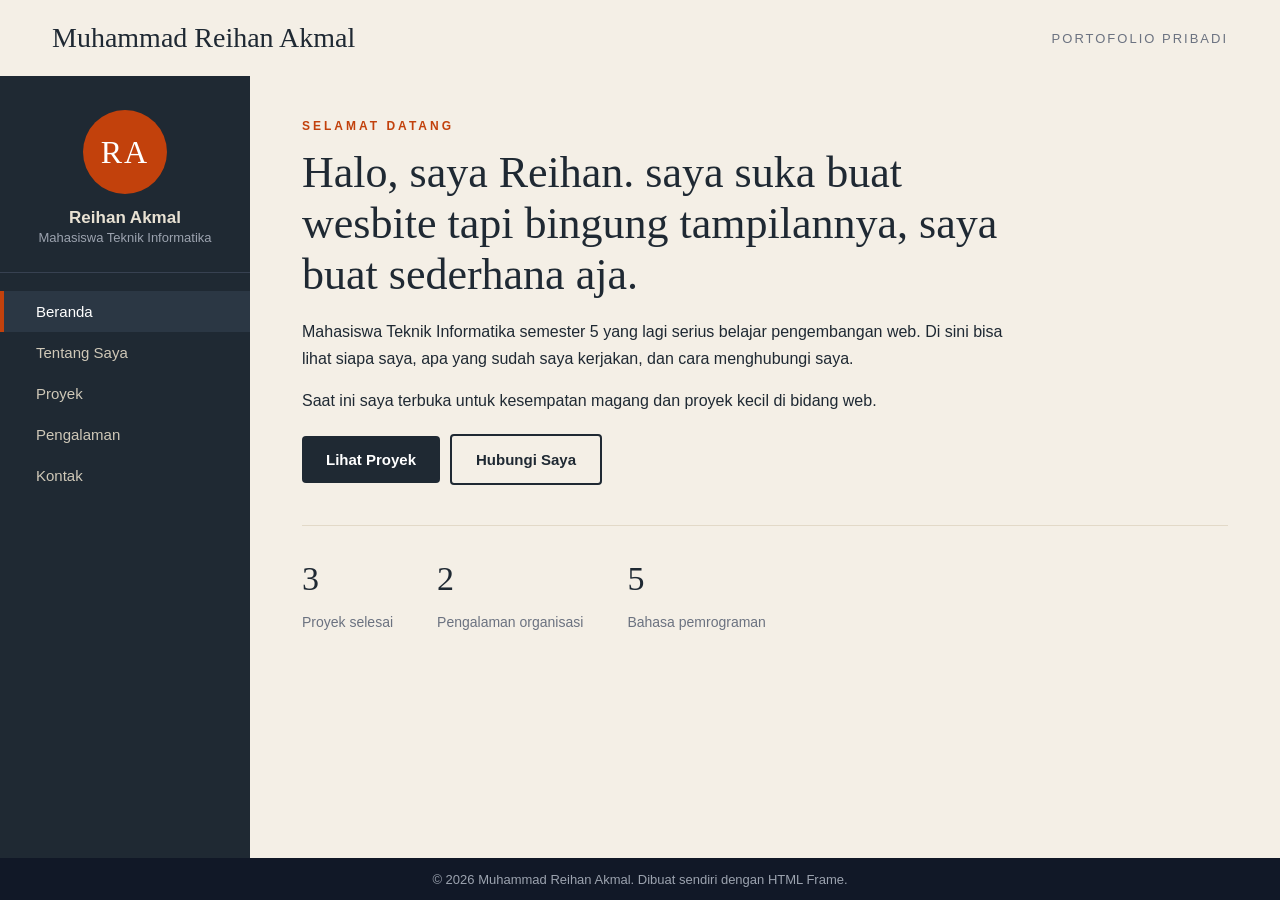
<file: index.html>
<!DOCTYPE html>
<html lang="id">
<head>
<meta charset="UTF-8">
<title>Muhammad Reihan Akmal - Website Pribadi</title>
</head>
<frameset rows="76,*,42" border="0" frameborder="0" framespacing="0">
  <frame src="header.html" name="header" scrolling="no" noresize>
  <frameset cols="250,*" border="0" frameborder="0" framespacing="0">
    <frame src="menu.html" name="menu" scrolling="no" noresize>
    <frame src="beranda.html" name="isi">
  </frameset>
  <frame src="footer.html" name="footer" scrolling="no" noresize>
  <noframes><body>Browser Anda tidak mendukung frame.</body></noframes>
</frameset>
</html>
</file>
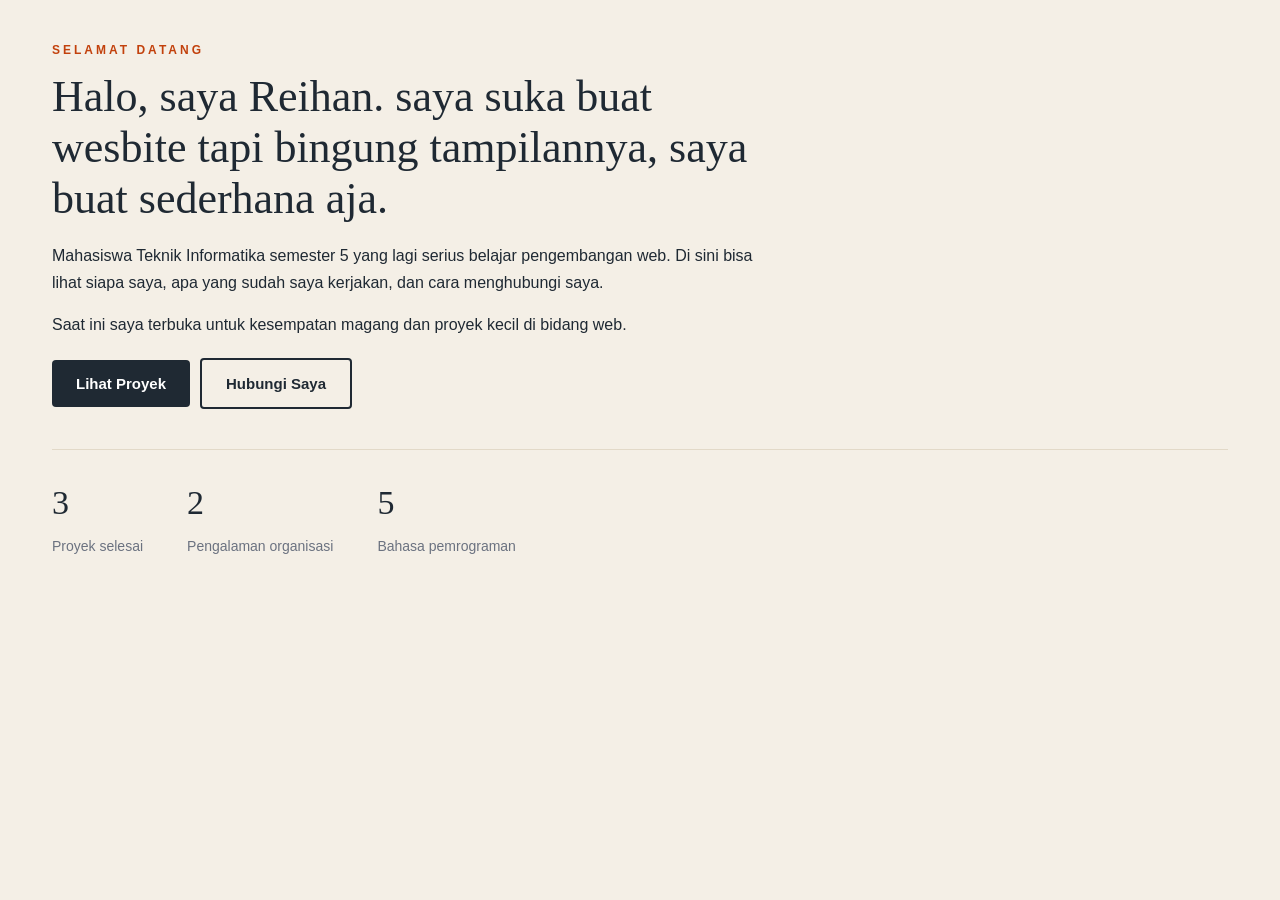
<file: beranda.html>
<!DOCTYPE html><html><head><meta charset="UTF-8"><link rel="stylesheet" href="style.css"></head>
<body>
<p class="label">Selamat datang</p>
<h1>Halo, saya Reihan. saya suka buat wesbite tapi bingung tampilannya, saya buat sederhana aja.</h1>
<p>Mahasiswa Teknik Informatika semester 5 yang lagi serius belajar pengembangan web. Di sini  bisa lihat siapa saya, apa yang sudah saya kerjakan, dan cara menghubungi saya.</p>
<p>Saat ini saya terbuka untuk kesempatan magang dan proyek kecil di bidang web.</p>
<a class="btn utama" href="proyek.html">Lihat Proyek</a><a class="btn garis" href="kontak.html">Hubungi Saya</a>
<div class="stats">
<div><b>3</b><span>Proyek selesai</span></div>
<div><b>2</b><span>Pengalaman organisasi</span></div>
<div><b>5</b><span>Bahasa pemrograman</span></div>
</div>
</body></html>
</file>
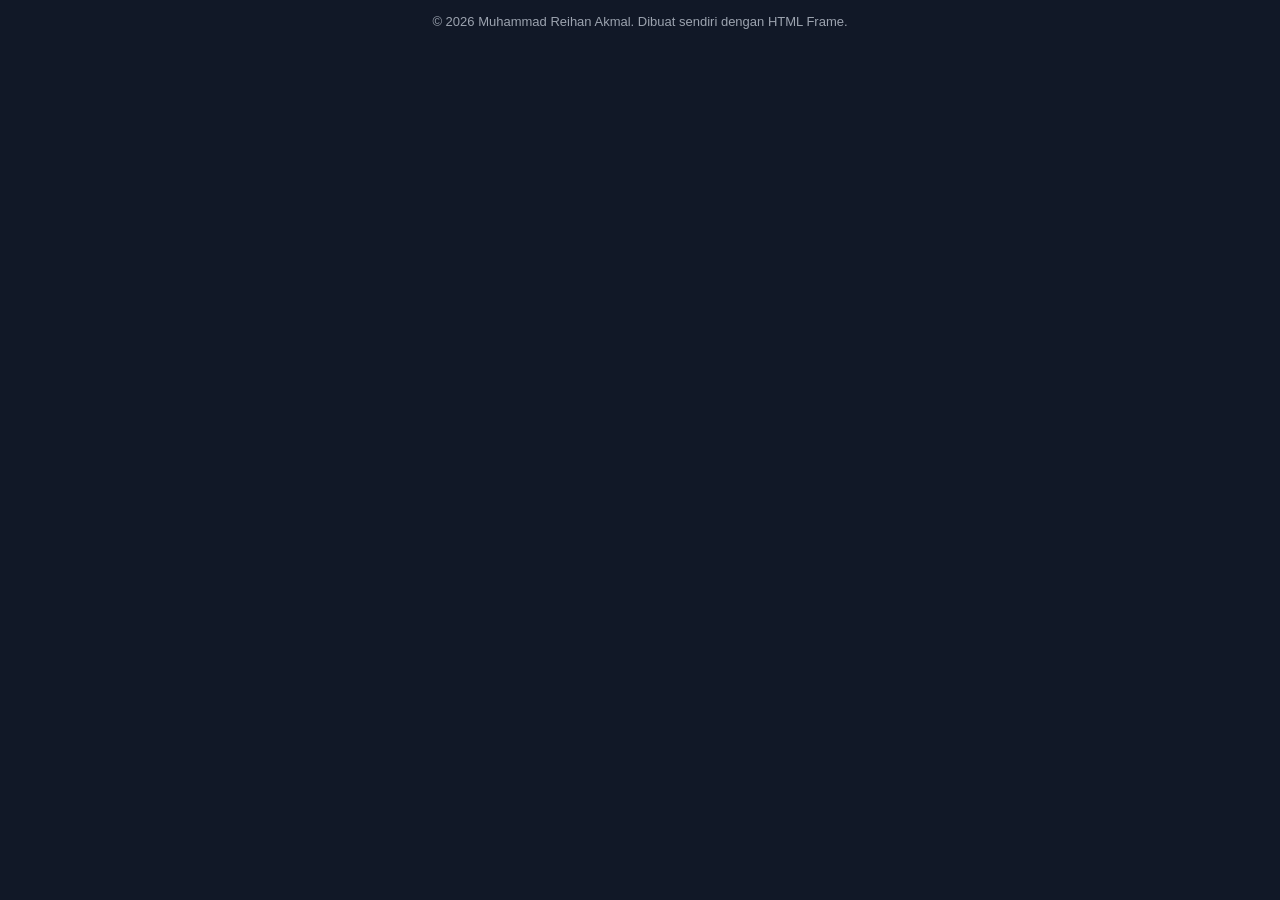
<file: footer.html>
<!DOCTYPE html><html><head><meta charset="UTF-8">
<style>body{margin:0;height:42px;background:#111827;color:#9ca3af;font-family:'Segoe UI',Arial,sans-serif;font-size:13px;display:flex;align-items:center;justify-content:center}</style></head>
<body>&copy; 2026 Muhammad Reihan Akmal. Dibuat sendiri dengan HTML Frame.</body></html>
</file>
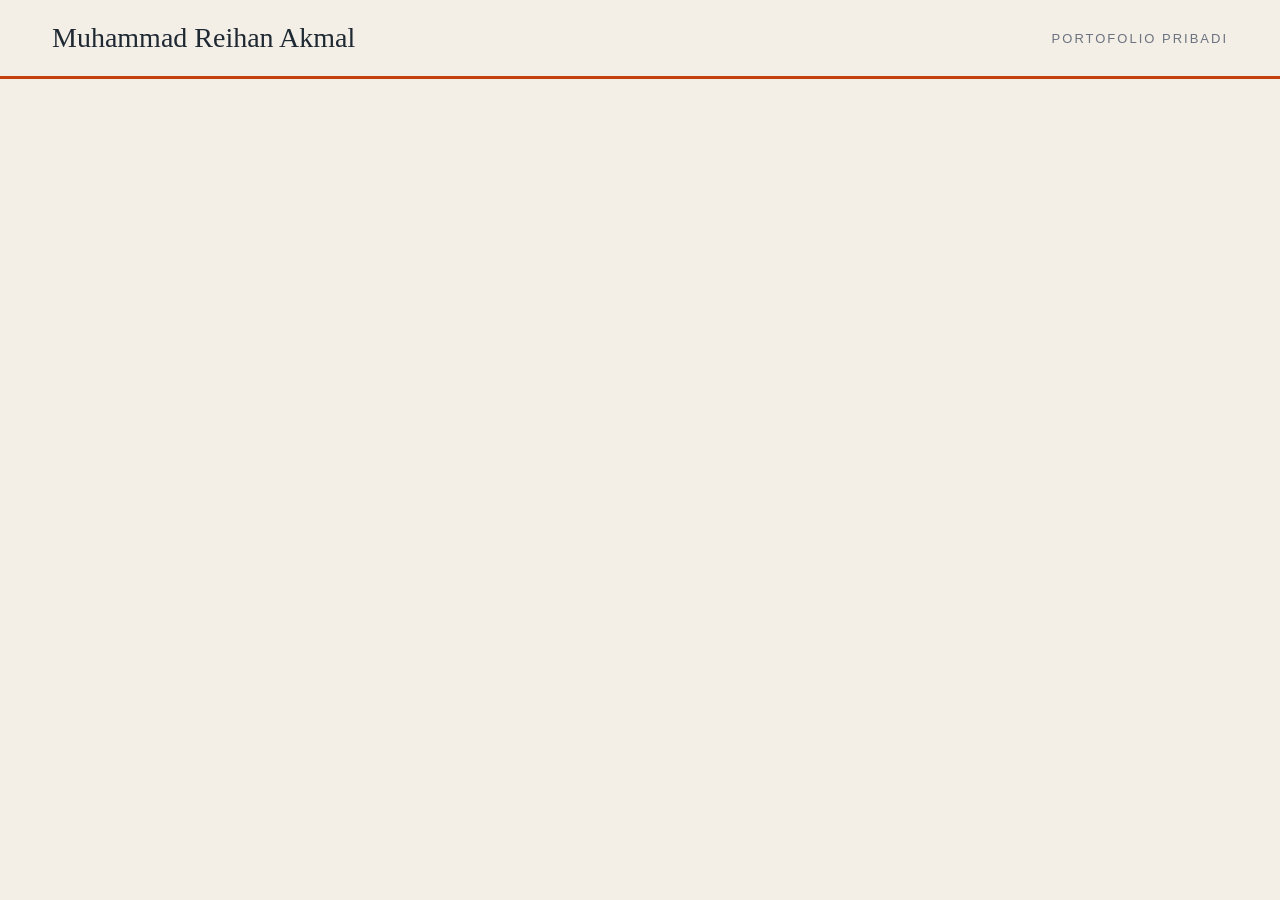
<file: header.html>
<!DOCTYPE html><html><head><meta charset="UTF-8">
<style>body{margin:0;height:76px;background:#f4efe6;border-bottom:3px solid #c2410c;font-family:'Segoe UI',Arial,sans-serif;display:flex;align-items:center;justify-content:space-between;padding:0 52px;color:#1f2933}
h1{margin:0;font-family:Georgia,serif;font-size:28px;font-weight:normal}
span{font-size:13px;letter-spacing:2px;text-transform:uppercase;color:#6b7280}</style></head>
<body><h1>Muhammad Reihan Akmal</h1><span>Portofolio Pribadi</span></body></html>
</file>
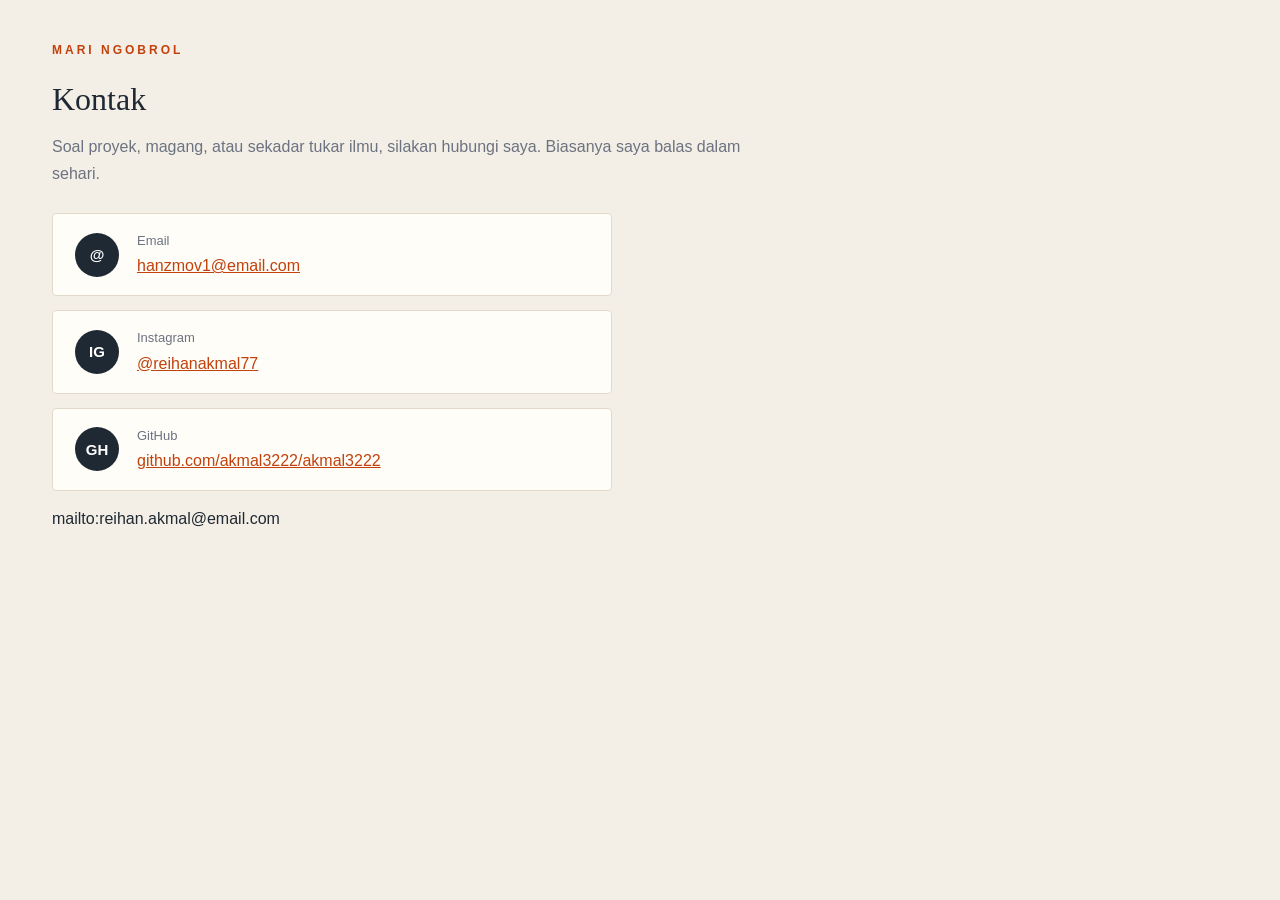
<file: kontak.html>
<!DOCTYPE html><html><head><meta charset="UTF-8"><link rel="stylesheet" href="style.css"></head>
<body>
<p class="label">Mari ngobrol</p><h2>Kontak</h2>
<p class="sub">Soal proyek, magang, atau sekadar tukar ilmu, silakan hubungi saya. Biasanya saya balas dalam sehari.</p>
<div class="kontak"><i>@</i><div><span>Email</span><a href="mailto:reihan.akmal@email.com">hanzmov1@email.com</a></div></div>
<div class="kontak">
    <i>IG</i>
    <div>
        <span>Instagram</span>
        <a href="https://instagram.com/reihanakmal77" target="_blank">@reihanakmal77</a>
    </div>
</div>
<div class="kontak">
    <i>GH</i>
    <div>
        <span>GitHub</span>
        <a href="https://github.com/akmal3222/akmal3222" target="_blank">
            github.com/akmal3222/akmal3222
        </a>
    </div>
</div>
</body></html>
mailto:reihan.akmal@email.com
</file>
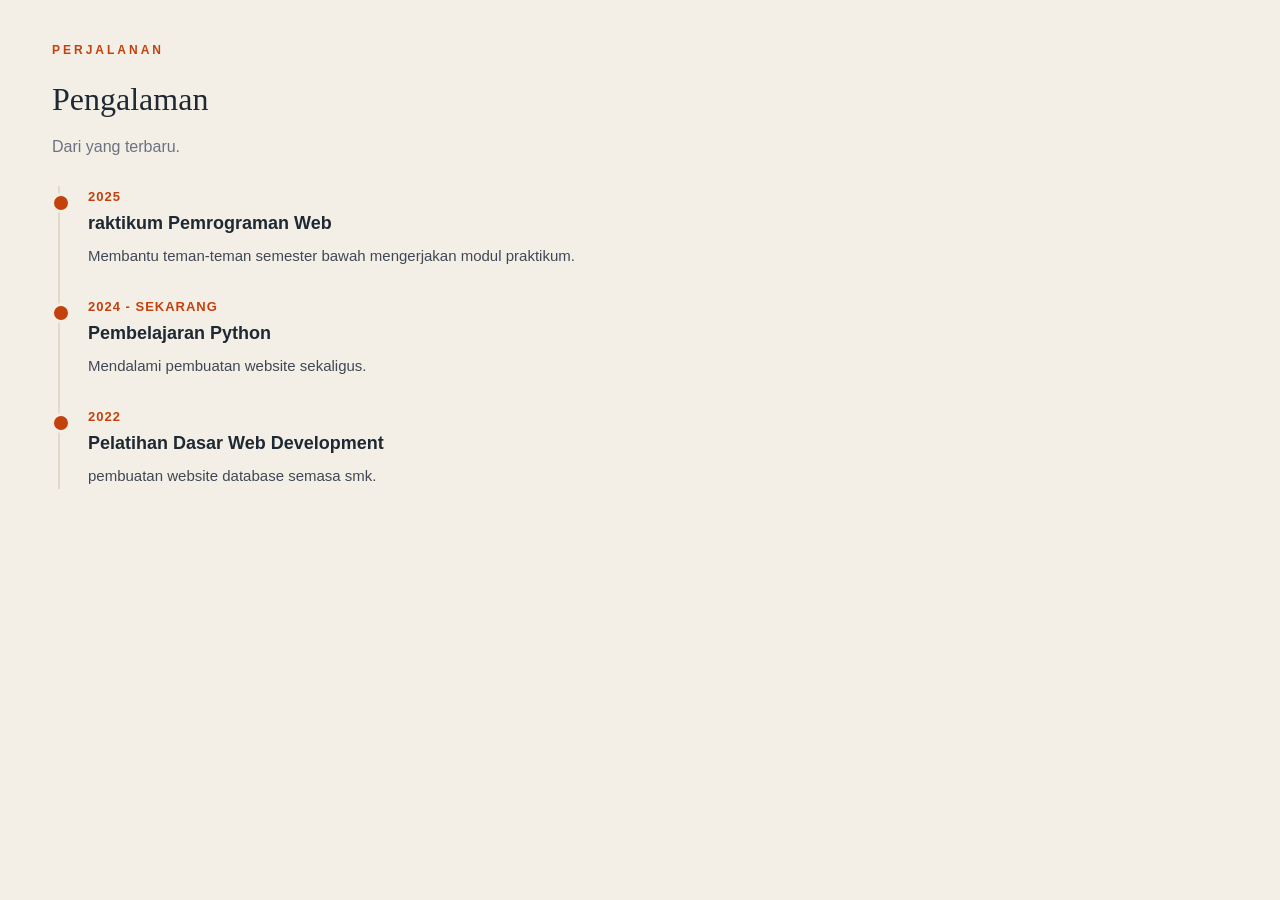
<file: pengalaman.html>
<!DOCTYPE html><html><head><meta charset="UTF-8"><link rel="stylesheet" href="style.css"></head>
<body>
<p class="label">Perjalanan</p><h2>Pengalaman</h2>
<p class="sub">Dari yang terbaru.</p>
<div class="tl">
<div class="item"><div class="th">2025</div><h3>raktikum Pemrograman Web</h3><p>Membantu teman-teman semester bawah mengerjakan modul praktikum.</p></div>
<div class="item"><div class="th">2024 - SEKARANG</div><h3>Pembelajaran Python</h3><p>Mendalami pembuatan website sekaligus.</p></div>
<div class="item"><div class="th">2022</div><h3>Pelatihan Dasar Web Development</h3><p>pembuatan website database semasa smk.</p></div>
</div>
</body></html>
</file>
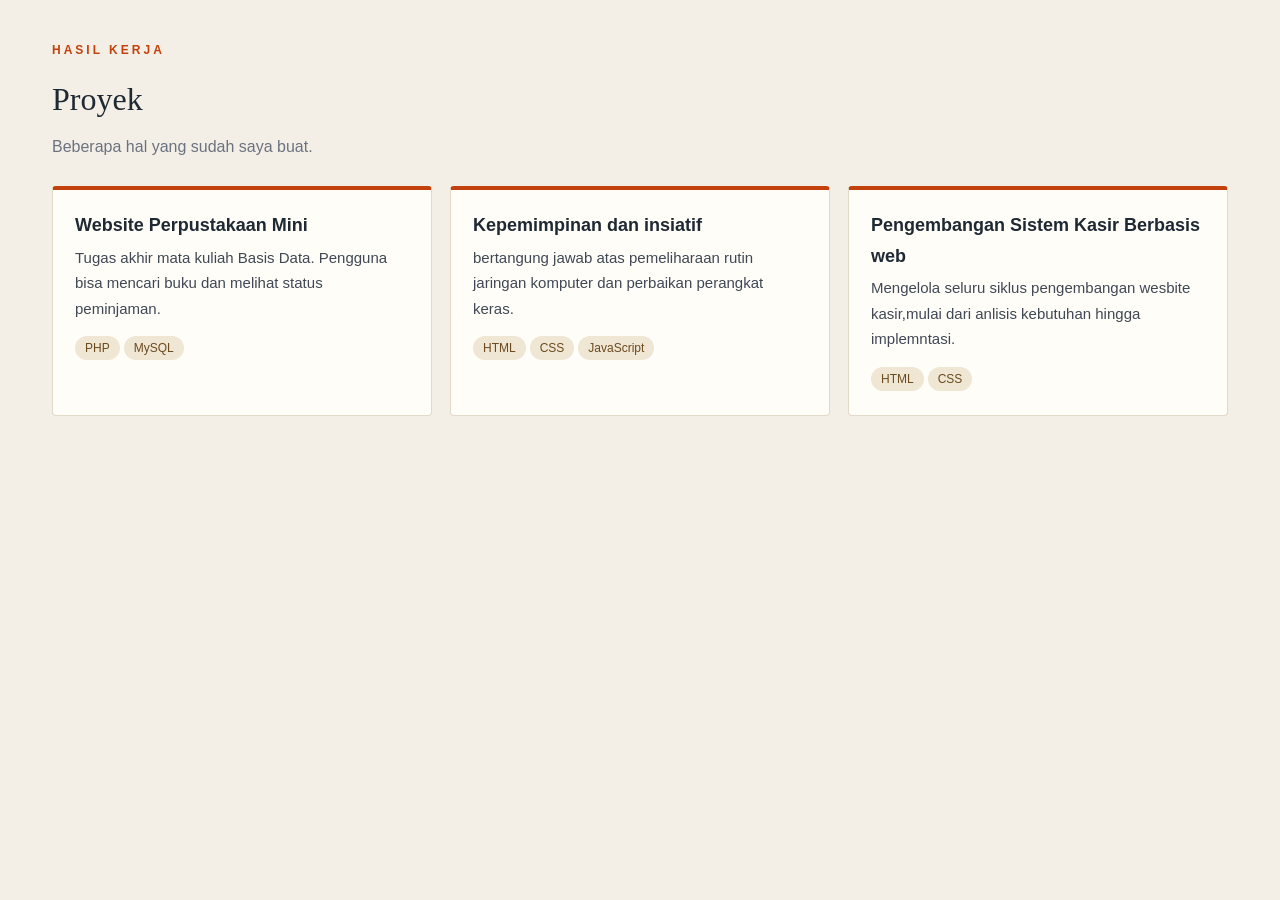
<file: proyek.html>
<!DOCTYPE html><html><head><meta charset="UTF-8"><link rel="stylesheet" href="style.css"></head>
<body>
<p class="label">Hasil kerja</p><h2>Proyek</h2>
<p class="sub">Beberapa hal yang sudah saya buat.</p>
<div class="grid">
<div class="card"><h3>Website Perpustakaan Mini</h3><p>Tugas akhir mata kuliah Basis Data. Pengguna bisa mencari buku dan melihat status peminjaman.</p><span class="tag">PHP</span><span class="tag">MySQL</span></div>
<div class="card"><h3>Kepemimpinan dan insiatif</h3><p>bertangung jawab atas pemeliharaan rutin jaringan komputer dan perbaikan perangkat keras.</p><span class="tag">HTML</span><span class="tag">CSS</span><span class="tag">JavaScript</span></div>
<div class="card"><h3>Pengembangan Sistem Kasir Berbasis web</h3><p>Mengelola seluru siklus pengembangan wesbite kasir,mulai dari anlisis kebutuhan hingga implemntasi.</p><span class="tag">HTML</span><span class="tag">CSS</span></div>
</div>
</body></html>
</file>
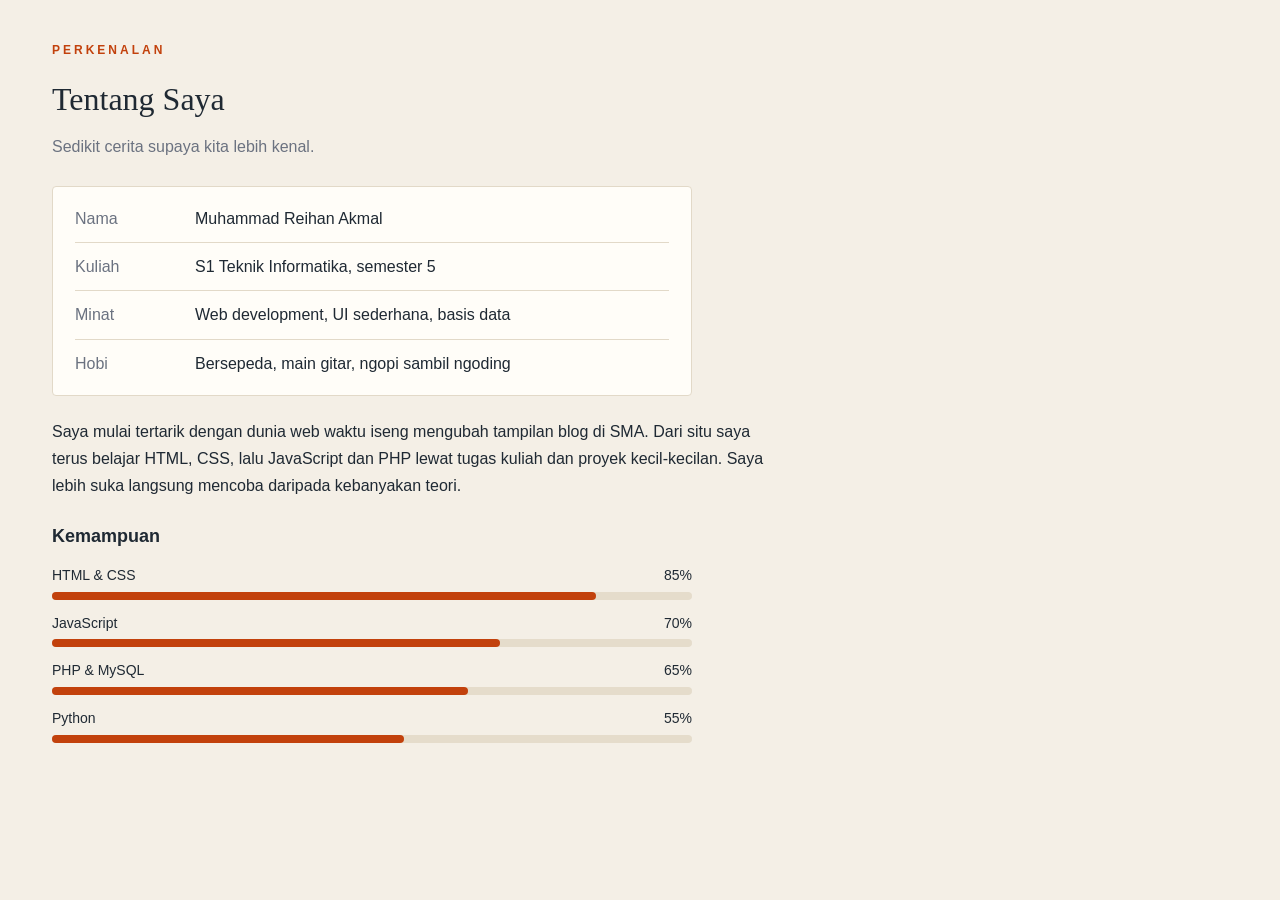
<file: tentang.html>
<!DOCTYPE html><html><head><meta charset="UTF-8"><link rel="stylesheet" href="style.css"></head>
<body>
<p class="label">Perkenalan</p><h2>Tentang Saya</h2>
<p class="sub">Sedikit cerita supaya kita lebih kenal.</p>
<div class="info">
<div><span>Nama</span>Muhammad Reihan Akmal</div>
<div><span>Kuliah</span>S1 Teknik Informatika, semester 5</div>
<div><span>Minat</span>Web development, UI sederhana, basis data</div>
<div><span>Hobi</span>Bersepeda, main gitar, ngopi sambil ngoding</div>
</div>
<p>Saya mulai tertarik dengan dunia web waktu iseng mengubah tampilan blog di SMA. Dari situ saya terus belajar HTML, CSS, lalu JavaScript dan PHP lewat tugas kuliah dan proyek kecil-kecilan. Saya lebih suka langsung mencoba daripada kebanyakan teori.</p>
<h3 style="margin:22px 0 12px">Kemampuan</h3>
<div class="skill"><div><span>HTML &amp; CSS</span><span>85%</span></div><div class="bar"><i style="width:85%"></i></div></div>
<div class="skill"><div><span>JavaScript</span><span>70%</span></div><div class="bar"><i style="width:70%"></i></div></div>
<div class="skill"><div><span>PHP &amp; MySQL</span><span>65%</span></div><div class="bar"><i style="width:65%"></i></div></div>
<div class="skill"><div><span>Python</span><span>55%</span></div><div class="bar"><i style="width:55%"></i></div></div>
</body></html>
</file>
<file: style.css>
:root{--bg:#f4efe6;--ink:#1f2933;--muted:#6b7280;--accent:#c2410c;--card:#fffdf8;--line:#e2d9c8}
*{box-sizing:border-box}
body{margin:0;padding:40px 52px;background:var(--bg);color:var(--ink);font-family:'Segoe UI',Helvetica,Arial,sans-serif;line-height:1.7;font-size:16px}
.label{font-size:12px;letter-spacing:3px;text-transform:uppercase;color:var(--accent);font-weight:600;margin:0 0 12px}
h1{font-family:Georgia,'Times New Roman',serif;font-size:44px;line-height:1.15;margin:0 0 18px;font-weight:normal;max-width:720px}
h2{font-family:Georgia,serif;font-size:32px;margin:0 0 6px;font-weight:normal}
h3{margin:0 0 4px;font-size:18px}
p{margin:0 0 14px;max-width:720px}
.sub{color:var(--muted);margin-bottom:26px}
a{color:var(--accent)}
.btn{display:inline-block;padding:11px 24px;border-radius:4px;text-decoration:none;font-weight:600;font-size:15px;margin:6px 10px 6px 0}
.btn.utama{background:var(--ink);color:#fff}
.btn.utama:hover{background:var(--accent)}
.btn.garis{border:2px solid var(--ink);color:var(--ink)}
.btn.garis:hover{background:var(--ink);color:#fff}
.stats{display:flex;gap:44px;margin-top:34px;padding-top:24px;border-top:1px solid var(--line)}
.stats b{display:block;font-family:Georgia,serif;font-size:34px;font-weight:normal}
.stats span{color:var(--muted);font-size:14px}
.grid{display:grid;grid-template-columns:repeat(auto-fit,minmax(250px,1fr));gap:18px}
.card{background:var(--card);border:1px solid var(--line);border-top:4px solid var(--accent);padding:20px 22px;border-radius:4px}
.card p{font-size:15px;color:#3f4854;margin-bottom:12px}
.tag{display:inline-block;font-size:12px;background:#efe6d3;color:#6b4a1f;padding:2px 10px;border-radius:20px;margin:0 4px 4px 0}
.info{background:var(--card);border:1px solid var(--line);border-radius:4px;padding:8px 22px;margin-bottom:22px;max-width:640px}
.info div{display:flex;padding:10px 0;border-bottom:1px solid var(--line)}
.info div:last-child{border:0}
.info span{width:120px;color:var(--muted);flex-shrink:0}
.skill{max-width:640px;margin-bottom:12px;font-size:14px}
.skill .bar{height:8px;background:#e5dccb;border-radius:4px;margin-top:4px}
.skill .bar i{display:block;height:100%;background:var(--accent);border-radius:4px}
.skill div:first-child{display:flex;justify-content:space-between}
.tl{border-left:2px solid var(--line);margin-left:6px;padding-left:28px;max-width:700px}
.tl .item{position:relative;margin-bottom:28px}
.tl .item:before{content:'';position:absolute;left:-37px;top:7px;width:14px;height:14px;background:var(--accent);border:3px solid var(--bg);border-radius:50%}
.tl .th{font-size:13px;color:var(--accent);font-weight:600;letter-spacing:1px}
.tl p{font-size:15px;color:#3f4854;margin:2px 0 0}
.kontak{display:flex;align-items:center;gap:18px;background:var(--card);border:1px solid var(--line);border-radius:4px;padding:16px 22px;margin-bottom:14px;max-width:560px}
.kontak i{width:44px;height:44px;border-radius:50%;background:var(--ink);color:#fff;font-style:normal;font-weight:700;display:flex;align-items:center;justify-content:center;font-size:15px;flex-shrink:0}
.kontak span{display:block;font-size:13px;color:var(--muted)}
</file>
